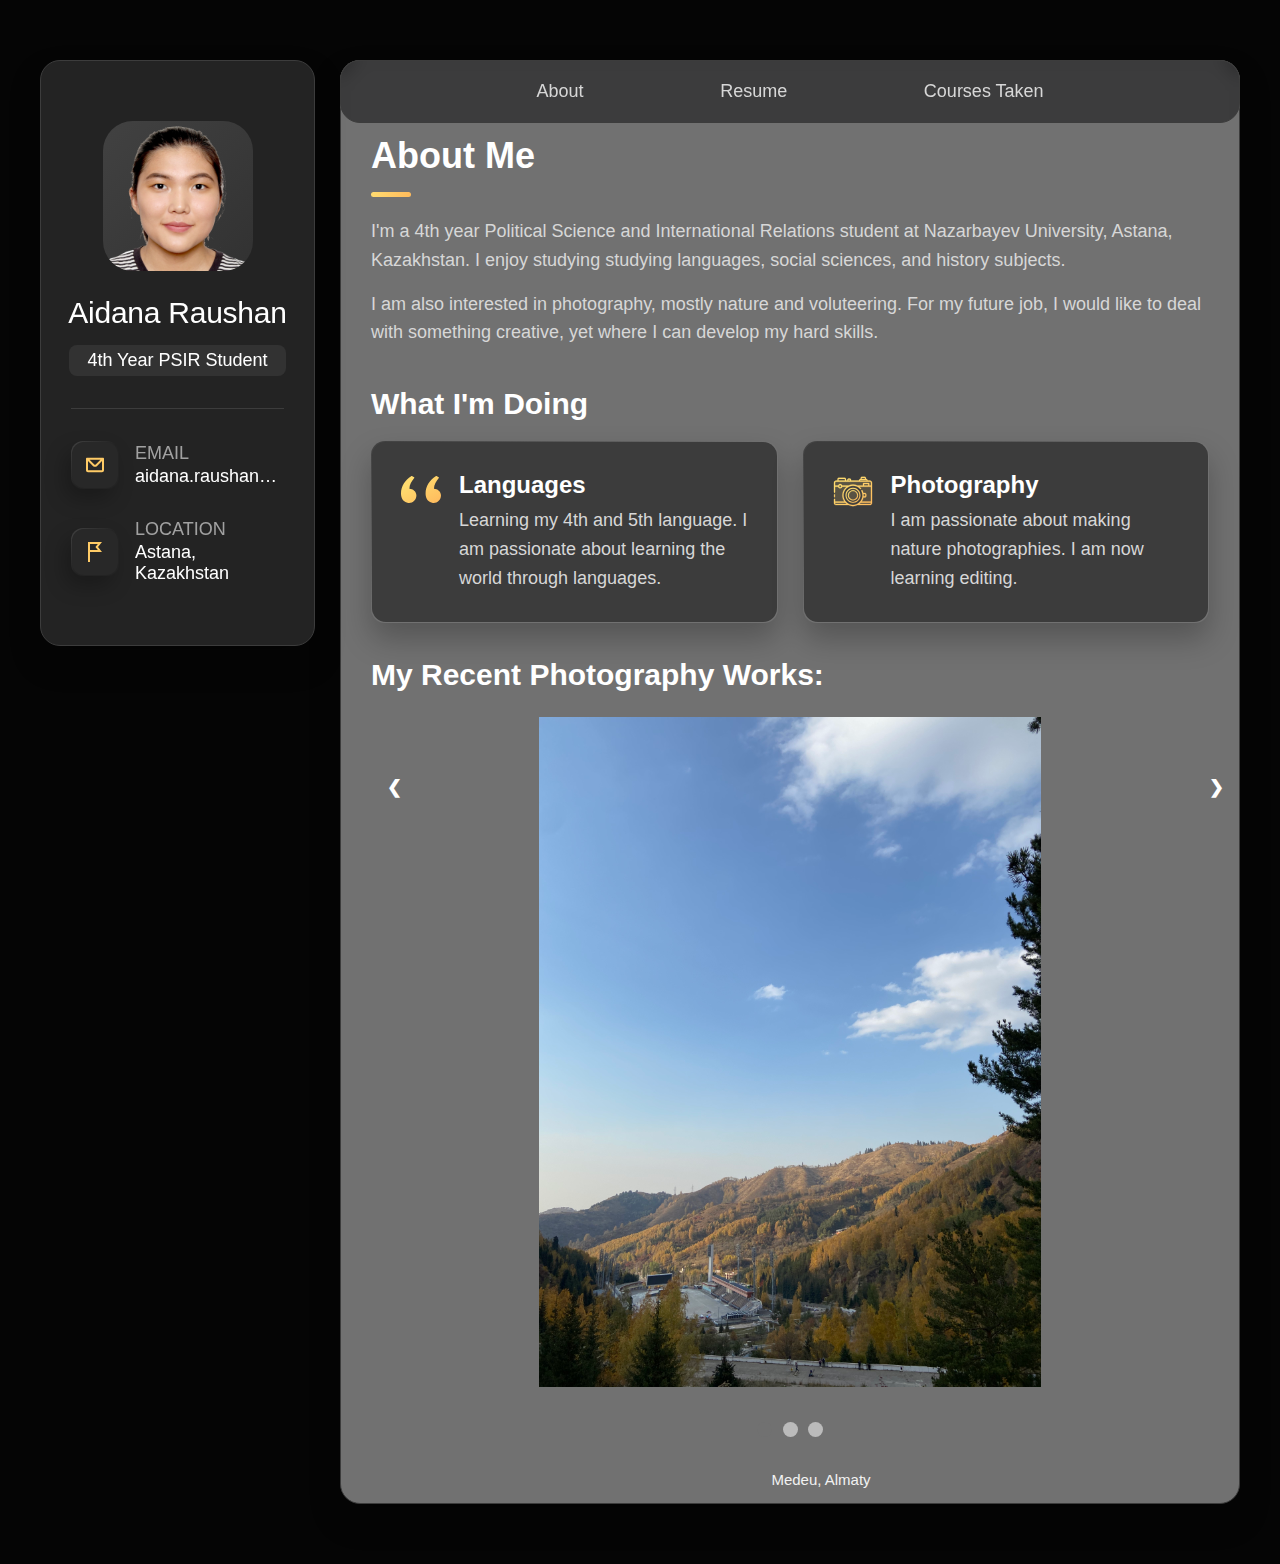
<file: index.html>
<!DOCTYPE html>

<head>
  <meta charset="UTF-8">
  <meta http-equiv="X-UA-Compatible" content="IE=edge">
  <meta name="viewport" content="width=device-width, initial-scale=1.0">

  <title>Aidana Raushan</title>
  <link rel="shortcut icon" href="./images/nu.png" type="image/x-icon">
  <link rel="stylesheet" href="styles.css">
</head>

<body>

  <!--
    - #MAIN
  -->

  <main>

    <!--
      - #SIDEBAR
    -->

    <aside class="sidebar" data-sidebar>

      <div class="sidebar-info">

        <figure class="avatar-box">

            <img src="./images/my-avatar-1.png" alt="Aidana Raushan" width="80">

        </figure>

        <div class="info-content">
          <h1 class="name" title="Aidana Raushan">Aidana Raushan</h1>

          <p class="title">4th Year PSIR Student</p>
        </div>

        <button class="info_more-btn" data-sidebar-btn>
          <span>Show Contacts</span>

          <div class="icon">
            <img src="./images/chevron-down.svg" alt="down">
          </div>

        </button>

      </div>

      <div class="sidebar-info_more">

        <div class="separator"></div>

        <ul class="contacts-list">

          <li class="contact-item">

            <div class="icon-box">
              <div class="icon">
                <img src="./images/mail.svg" alt="mail">
              </div>
            </div>

            <div class="contact-info">
              <p class="contact-title">Email</p>

              <a href="" class="contact-link">aidana.raushan@nu.edu.kz</a>
            </div>

          </li>

          <li class="contact-item">

            <div class="icon-box">
              <div class="icon">
                <img src="./images/flag-alt.svg" alt="flag">
              </div>
            </div>

            <div class="contact-info">
              <p class="contact-title">Location</p>

              <address>Astana, Kazakhstan</address>
            </div>

          </li>

        </ul>

        <div class="separator"></div>
        </ul>
      </div>
    </aside>

    <div class="main-content">

      <nav class="navbar">
      <ul  class="navbar-list">
      <li class="navbar-item">
         <a href="index.html" class="navbar-link" data-nav-link>About</a></li>
       <li class="navbar-item">
         <a href="pages/resume.html" class="navbar-link" data-nav-link>Resume</a></li>
       <li class="navbar-item">
         <a href="pages/courses.html" class="navbar-link" data-nav-link>Courses Taken</a></li>
      </ul>
    </nav>


      <!--
        - #ABOUT
      -->

      <article class="about active" data-page="about">

        <header>
          <h2 class="h2 article-title">About me</h2>
        </header>

        <section class="about-text">
          <p>
            I'm a 4th year Political Sсience and International Relations student
            at Nazarbayev University, Astana, Kazakhstan.
            I enjoy studying studying languages, social sciences, and history subjects.
          </p>

          <p>
            I am also interested in photography, mostly nature and voluteering. For my future job,
            I would like to deal with something creative, yet where I can develop my hard skills.
          </p>
        </section>


        <!--
          - service
        -->

        <section class="service">

          <h3 class="h3 service-title">What i'm doing</h3>
          <ul class="service-list">
          <li class="service-item">

     <div class="service-icon-box">
       <img src="./images/icon-quote.svg" alt="Quote Icon" width="40">
     </div>

     <div class="service-content-box">
       <h4 class="h4 service-item-title">Languages</h4>

       <p class="service-item-text">
         Learning my 4th and 5th language.
         I am passionate about learning the world through languages.
       </p>
     </div>

   </li>

   <li class="service-item">

     <div class="service-icon-box">
       <img src="./images/icon-photo.svg" alt="photography icon" width="40">
     </div>

     <div class="service-content-box">
       <h4 class="h4 service-item-title">Photography</h4>

       <p class="service-item-text">
         I am passionate about making nature photographies.
         I am now learning editing.
       </p>
     </div>

   </li>
    </ul>
        </section>

        <!--
          - testimonials
        -->

        <section class="testimonials">

          <h3 class="h3 testimonials-title">My Recent Photography Works:</h3>

          <div class="slideshow-container">

    <!-- Full-width images with number and caption text -->
    <div class="mySlides fade">
      <img src="./images/IMG_0642.jpeg" class="center" style="width:60%">
      <div class="text">Medeu, Almaty</div>
    </div>

    <div class="mySlides fade">
      <img src="./images/IMG_8555.jpeg" class="center" style="width:60%">
      <div class="text">Sunflowers, Almaty oblast</div>
    </div>

    <div class="mySlides fade">
      <img src="./images/IMG_8652.jpeg" class="center" style="width:60%">
      <div class="text">During rain, Almaty</div>
    </div>

    <!-- Next and previous buttons -->
    <a class="prev" onclick="plusSlides(-1)">&#10094;</a>
    <a class="next" onclick="plusSlides(1)">&#10095;</a>
  </div>
  <br>

  <!-- The dots/circles -->
  <div style="text-align:center">
    <span class="dot" onclick="currentSlide(1)"></span>
    <span class="dot" onclick="currentSlide(2)"></span>
    <span class="dot" onclick="currentSlide(3)"></span>
  </div>

        </section>

      </article>


    </div>

  </main>

  <!--
    - custom js link
  -->
  <script src="main.js"></script>

</body>

</html>
</file>
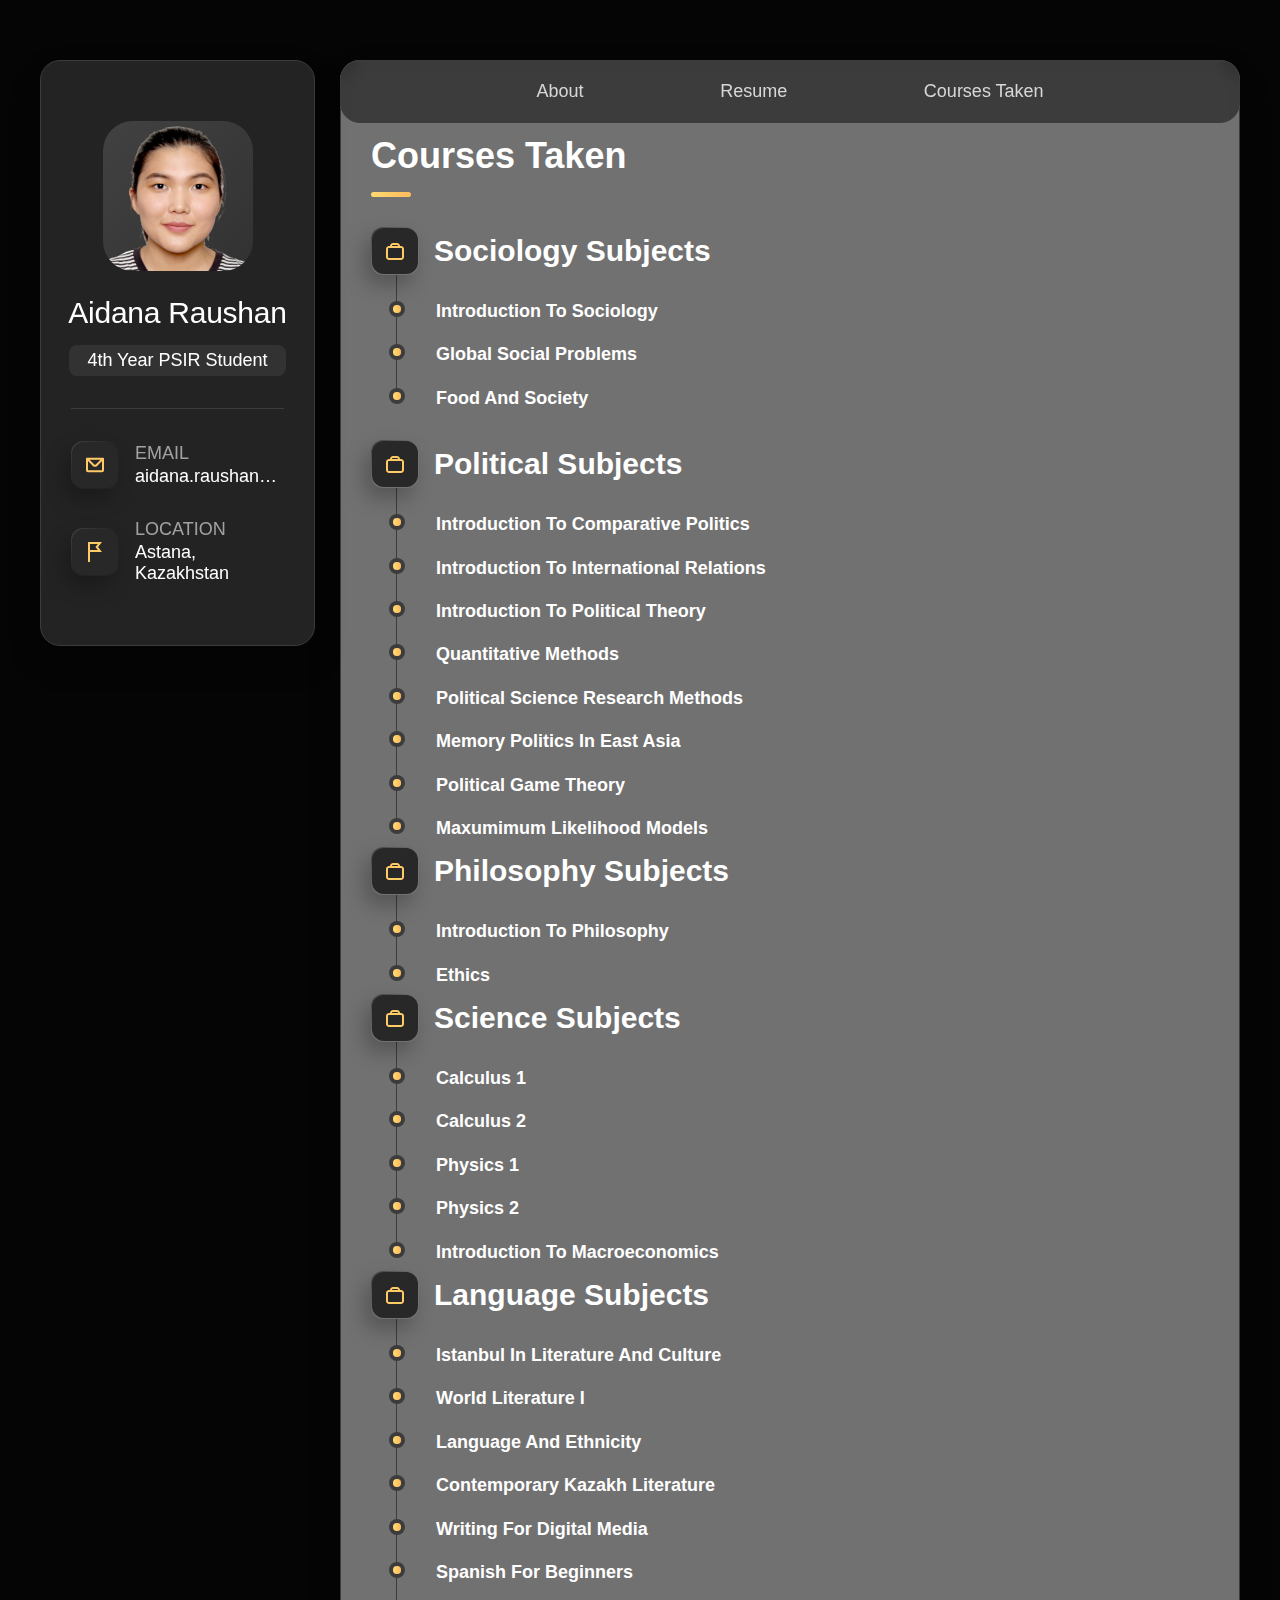
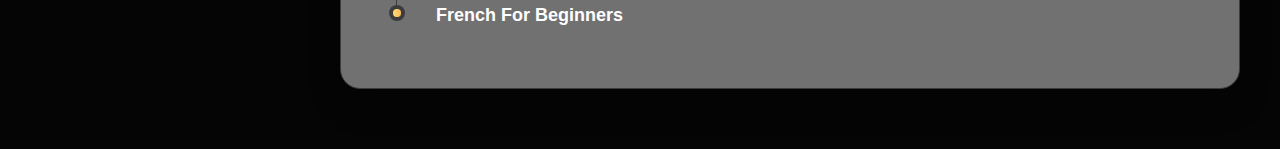
<file: pages/courses.html>
<!DOCTYPE html>

<head>
  <meta charset="UTF-8">
  <meta http-equiv="X-UA-Compatible" content="IE=edge">
  <meta name="viewport" content="width=device-width, initial-scale=1.0">

  <title>Aidana Raushan</title>
  <link rel="shortcut icon" href="./images/nu.png" type="image/x-icon">
  <link rel="stylesheet" href="../styles.css">
</head>

<body>

  <!--
    - #MAIN
  -->

  <main>

    <!--
      - #SIDEBAR
    -->

    <aside class="sidebar" data-sidebar>

      <div class="sidebar-info">

        <figure class="avatar-box">

            <img src="../images/my-avatar-1.png" alt="Aidana Raushan" width="80">

        </figure>

        <div class="info-content">
          <h1 class="name" title="Aidana Raushan">Aidana Raushan</h1>

          <p class="title">4th Year PSIR Student</p>
        </div>

        <button class="info_more-btn" data-sidebar-btn>
          <span>Show Contacts</span>

          <div class="icon">
            <img src="../images/chevron-down.svg" alt="down">
          </div>

        </button>

      </div>

      <div class="sidebar-info_more">

        <div class="separator"></div>

        <ul class="contacts-list">

          <li class="contact-item">

            <div class="icon-box">
              <div class="icon">
                <img src="../images/mail.svg" alt="mail">
              </div>
            </div>

            <div class="contact-info">
              <p class="contact-title">Email</p>

              <a href="" class="contact-link">aidana.raushan@nu.edu.kz</a>
            </div>

          </li>

          <li class="contact-item">

            <div class="icon-box">
              <div class="icon">
                <img src="../images/flag-alt.svg" alt="flag">
              </div>
            </div>

            <div class="contact-info">
              <p class="contact-title">Location</p>

              <address>Astana, Kazakhstan</address>
            </div>

          </li>

        </ul>

        <div class="separator"></div>
        </ul>
      </div>
    </aside>

    <div class="main-content">

      <nav class="navbar">
      <ul  class="navbar-list">
      <li class="navbar-item">
         <a href="../index.html" class="navbar-link" data-nav-link>About</a></li>
       <li class="navbar-item">
         <a href="resume.html" class="navbar-link" data-nav-link>Resume</a></li>
       <li class="navbar-item">
         <a href="pcourses.html" class="navbar-link" data-nav-link>Courses Taken</a></li>
      </ul>
    </nav>

    <article class="courses.html active" data-page="courses">

      <header>
        <h2 class="h2 article-title">Courses Taken</h2>
      </header>

      <section class="timeline">

        <div class="title-wrapper">
          <div class="icon-box">
            <div class="icon">
              <img src="../images/work-alt.svg" alt="book">
            </div>
          </div>

          <h3 class="h3">Sociology Subjects</h3>
        </div>

        <ol class="timeline-list">

          <li class="timeline-item">

            <h4 class="h4 timeline-item-title">Introduction to Sociology</h4>
          </li>

          <li class="timeline-item">

            <h4 class="h4 timeline-item-title">Global Social Problems</h4>

          </li>

          <li class="timeline-item">

            <h4 class="h4 timeline-item-title">Food and Society</h4>
          </li>
        </ol>

      </section>

      <section class="timeline">

        <div class="title-wrapper">
          <div class="icon-box">
            <div class="icon">
              <img src="../images/work-alt.svg" alt="book">
            </div>
          </div>

          <h3 class="h3">Political subjects</h3>
        </div>

        <ol class="timeline-list">

          <li class="timeline-item">

            <h4 class="h4 timeline-item-title">Introduction to Comparative Politics</h4>

          </li>

          <li class="timeline-item">

            <h4 class="h4 timeline-item-title">Introduction to International Relations</h4>
          </li>
          <li class="timeline-item">

            <h4 class="h4 timeline-item-title">Introduction to Political Theory</h4>

          </li>
          <li class="timeline-item">

            <h4 class="h4 timeline-item-title">	Quantitative Methods</h4>
          </li>
          <li class="timeline-item">

            <h4 class="h4 timeline-item-title">	Political Science Research Methods</h4>
          </li>
          <li class="timeline-item">

            <h4 class="h4 timeline-item-title">		Memory Politics in East Asia</h4>
          </li>
          <li class="timeline-item">

            <h4 class="h4 timeline-item-title">	Political Game Theory</h4>
          </li>
          <li class="timeline-item">

            <h4 class="h4 timeline-item-title">	Maxumimum Likelihood Models</h4>
          </li>
        </ol>

  <section class="timeline">
  <div class="title-wrapper">
              <div class="icon-box">
                <div class="icon">
                  <img src="../images/work-alt.svg" alt="book">
                </div>
              </div>

              <h3 class="h3">Philosophy subjects</h3>
            </div>

            <ol class="timeline-list">

              <li class="timeline-item">

                <h4 class="h4 timeline-item-title">Introduction to Philosophy</h4>
              </li>
              <li class="timeline-item">

                <h4 class="h4 timeline-item-title">Ethics</h4>
              </li>

        </ol>
        <section class="timeline">
        <div class="title-wrapper">
                    <div class="icon-box">
                      <div class="icon">
                        <img src="../images/work-alt.svg" alt="book">
                      </div>
                    </div>

                    <h3 class="h3">Science subjects</h3>
                  </div>

                  <ol class="timeline-list">

                    <li class="timeline-item">

                      <h4 class="h4 timeline-item-title">Calculus 1</h4>
                    </li>
                    <li class="timeline-item">

                      <h4 class="h4 timeline-item-title">Calculus 2</h4>
                    </li>
                    <li class="timeline-item">

                      <h4 class="h4 timeline-item-title">Physics 1</h4>
                    </li>
                    <li class="timeline-item">

                      <h4 class="h4 timeline-item-title">Physics 2</h4>

                    </li>
                    <li class="timeline-item">

                      <h4 class="h4 timeline-item-title">Introduction to Macroeconomics</h4>

                    </li>

              </ol>
              <section class="timeline">
              <div class="title-wrapper">
                          <div class="icon-box">
                            <div class="icon">
                              <img src="../images/work-alt.svg" alt="book">
                            </div>
                          </div>

                          <h3 class="h3">Language subjects</h3>
                        </div>

                        <ol class="timeline-list">

                          <li class="timeline-item">

                            <h4 class="h4 timeline-item-title">Istanbul in Literature and Culture</h4>
                          </li>
                          <li class="timeline-item">

                            <h4 class="h4 timeline-item-title">	World Literature I</h4>
                          </li>
                          <li class="timeline-item">

                            <h4 class="h4 timeline-item-title">	Language and ethnicity</h4>
                          </li>
                          <li class="timeline-item">

                            <h4 class="h4 timeline-item-title">Contemporary Kazakh Literature</h4>

                          </li>
                          <li class="timeline-item">

                            <h4 class="h4 timeline-item-title">Writing for Digital Media</h4>

                          </li>
                          <li class="timeline-item">

                            <h4 class="h4 timeline-item-title">Spanish for Beginners</h4>

                          </li>
                          <li class="timeline-item">

                            <h4 class="h4 timeline-item-title">French for Beginners</h4>

                          </li>


                    </ol>


      </section>


    </article>

    </div>

    </main>
    <!--
    - custom js link
    -->
    <script src="../main.js"></script>

    </body>

    </html>
</file>
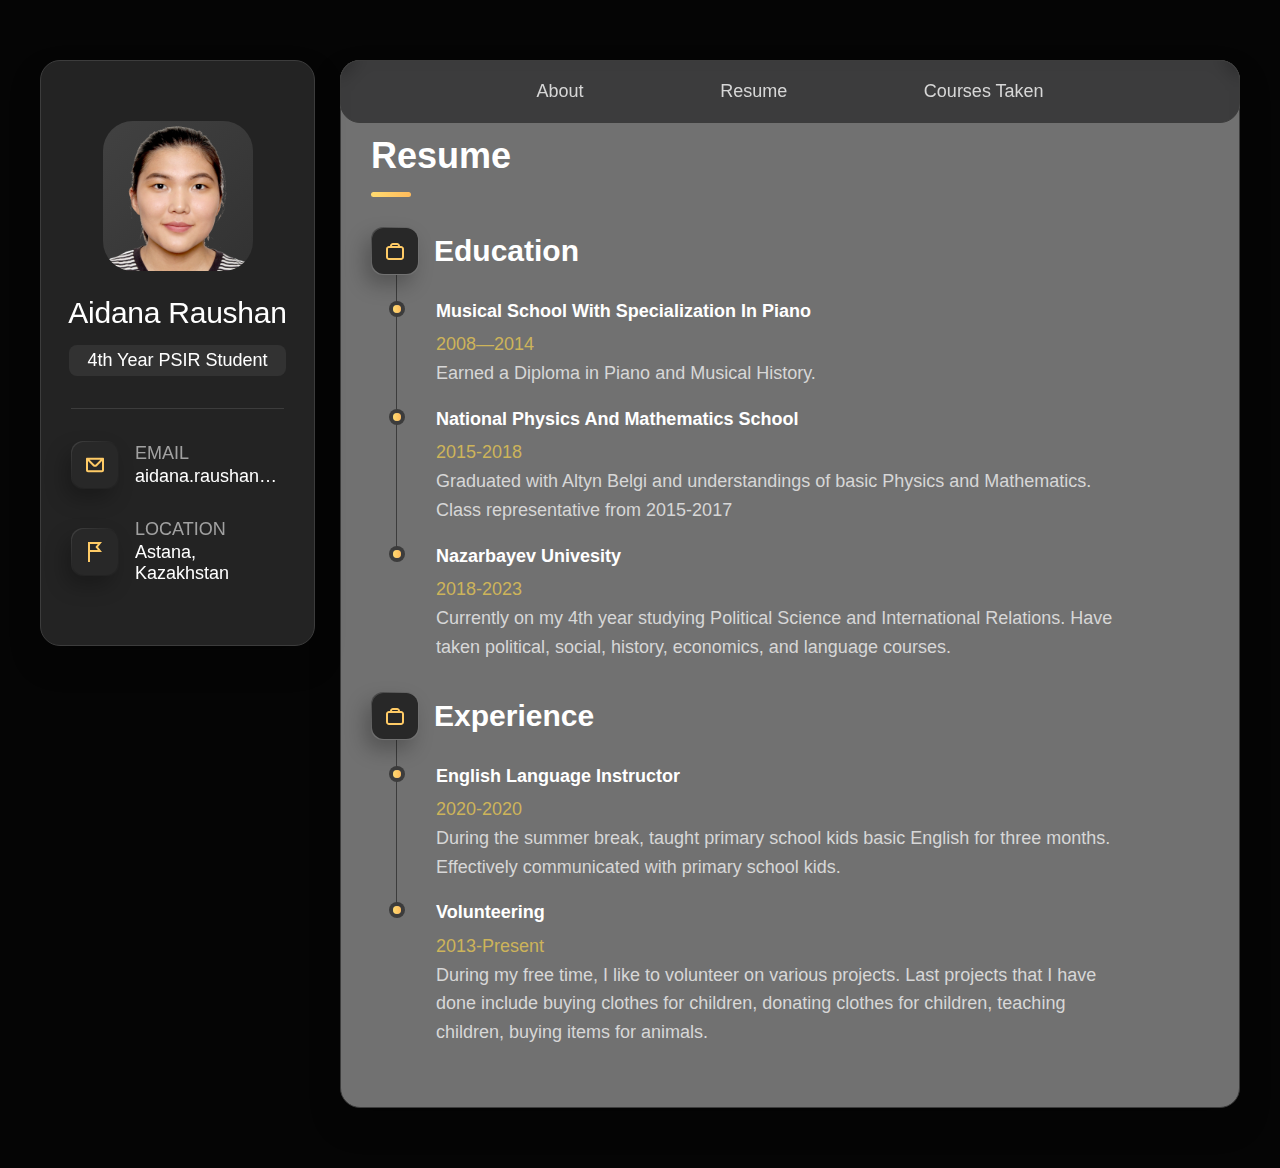
<file: pages/resume.html>
<!DOCTYPE html>

<head>
  <meta charset="UTF-8">
  <meta http-equiv="X-UA-Compatible" content="IE=edge">
  <meta name="viewport" content="width=device-width, initial-scale=1.0">

  <title>Aidana Raushan</title>
  <link rel="shortcut icon" href="./images/nu.png" type="image/x-icon">
  <link rel="stylesheet" href="../styles.css">
</head>

<body>

  <!--
    - #MAIN
  -->

  <main>

    <!--
      - #SIDEBAR
    -->

    <aside class="sidebar" data-sidebar>

      <div class="sidebar-info">

        <figure class="avatar-box">

            <img src="../images/my-avatar-1.png" alt="Aidana Raushan" width="80">

        </figure>

        <div class="info-content">
          <h1 class="name" title="Aidana Raushan">Aidana Raushan</h1>

          <p class="title">4th Year PSIR Student</p>
        </div>

        <button class="info_more-btn" data-sidebar-btn>
          <span>Show Contacts</span>

          <div class="icon">
            <img src="../images/chevron-down.svg" alt="down">
          </div>

        </button>

      </div>

      <div class="sidebar-info_more">

        <div class="separator"></div>

        <ul class="contacts-list">

          <li class="contact-item">

            <div class="icon-box">
              <div class="icon">
                <img src="../images/mail.svg" alt="mail">
              </div>
            </div>

            <div class="contact-info">
              <p class="contact-title">Email</p>

              <a href="" class="contact-link">aidana.raushan@nu.edu.kz</a>
            </div>

          </li>

          <li class="contact-item">

            <div class="icon-box">
              <div class="icon">
                <img src="../images/flag-alt.svg" alt="flag">
              </div>
            </div>

            <div class="contact-info">
              <p class="contact-title">Location</p>

              <address>Astana, Kazakhstan</address>
            </div>

          </li>

        </ul>

        <div class="separator"></div>
        </ul>
      </div>
    </aside>

    <div class="main-content">

      <nav class="navbar">
      <ul  class="navbar-list">
      <li class="navbar-item">
         <a href="../index.html" class="navbar-link" data-nav-link>About</a></li>
       <li class="navbar-item">
         <a href="resume.html" class="navbar-link" data-nav-link>Resume</a></li>
       <li class="navbar-item">
         <a href="courses.html" class="navbar-link" data-nav-link>Courses Taken</a></li>
      </ul>
    </nav>


      <!--
        - #ABOUT
      -->
      <article class="resume active" data-page="resume">

        <header>
          <h2 class="h2 article-title">Resume</h2>
        </header>

        <section class="timeline">

          <div class="title-wrapper">
            <div class="icon-box">
              <div class="icon">
                <img src="../images/work-alt.svg" alt="book">
              </div>
            </div>

            <h3 class="h3">Education</h3>
          </div>

          <ol class="timeline-list">

            <li class="timeline-item">

              <h4 class="h4 timeline-item-title">Musical Sсhool with Specialization in Piano</h4>

              <span>2008—2014</span>

              <p class="timeline-text">
                Earned a Diploma in Piano and Musical History.
              </p>

            </li>

            <li class="timeline-item">

              <h4 class="h4 timeline-item-title">National Physics and Mathematics School</h4>

              <span>2015-2018</span>

              <p class="timeline-text">
              Graduated with Altyn Belgi and understandings of basic Physics and Mathematics.
              Class representative from 2015-2017
              </p>

            </li>

            <li class="timeline-item">

              <h4 class="h4 timeline-item-title">Nazarbayev Univesity</h4>

              <span>2018-2023</span>

              <p class="timeline-text">
                Currently on my 4th year studying Political Science and International Relations.
                Have taken political, social, history, economics, and language courses.

              </p>

            </li>
          </ol>

        </section>

        <section class="timeline">

          <div class="title-wrapper">
            <div class="icon-box">
              <div class="icon">
                <img src="../images/work-alt.svg" alt="book">
              </div>
            </div>

            <h3 class="h3">Experience</h3>
          </div>

          <ol class="timeline-list">

            <li class="timeline-item">

              <h4 class="h4 timeline-item-title">English Language Instructor</h4>

              <span>2020-2020</span>

              <p class="timeline-text">
                During the summer break, taught primary school kids basic English for three months.
                Effectively communicated with primary school kids.
              </p>

            </li>

            <li class="timeline-item">

              <h4 class="h4 timeline-item-title">Volunteering</h4>

              <span>2013-Present </span>

              <p class="timeline-text">
              During my free time, I like to volunteer on various projects.
              Last projects that I have done include buying clothes for children,
              donating clothes for children, teaching children, buying items for animals.
              </p>


          </ol>

        </section>


      </article>

    </div>

    </main>
    <!--
      - custom js link
    -->
    <script src="../main.js"></script>

  </body>

  </html>
</file>
<file: styles.css>
/* initial values */

*, *::before, *::after {
  margin: 0;
  padding: 0;
  box-sizing: border-box;
}

a { text-decoration: none; }

li { list-style: none; }

img, a, button, time, span { display: block; }

button {
  font: inherit;
  background: none;
  border: none;
  text-align: left;
  cursor: pointer;
}

html { font-family: Arial, Helvetica, sans-serif;
font-size: 16px; }

body { background: rgb(5, 5, 5); }

/*-----------------------------------*\
  #REUSED STYLE
\*-----------------------------------*/

.sidebar,
article {
  background: rgb(35, 35, 35);
  border: 1px solid rgb(60, 60, 60);
  border-radius: 20px;
  padding: 15px;
  box-shadow: -6px 10px 20px rgb( 0, 0, 0, 0.25);
  z-index: 1;
}

.separator {
  width: 100%;
  height: 1px;
  background: rgb(60, 60, 60);
  margin: 16px 0;
}

.icon-box {
  position: relative;
  background: linear-gradient(
      to bottom right,
      rgb(65, 65, 65) 0%,
      rgb(65, 65, 65, 0) 50%
    );
  width: 30px;
  height: 30px;
  border-radius: 8px;
  display: flex;
  justify-content: center;
  align-items: center;
  font-size: 16px;
  color: rgb(255, 219, 112);
  box-shadow: -6px 10px 20px rgb( 0, 0, 0, 0.25);
  z-index: 1;
}

.icon-box::before {
  content: "";
  position: absolute;
  inset: 1px;
  background: rgb(40, 40, 40);
  border-radius: inherit;
  z-index: -1;
}

article { display: none; }

article.active {
  display: block;
  animation: 0.5s ease backwards;
}

.h2,
.h3,
.h4,
.h5 {
  color: rgb(255, 255, 255);
  text-transform: capitalize;
}

.h2 { font-size: 1.5rem; }

.h3 { font-size: 1.25rem; }

.h4 { font-size: 1rem; }

.article-title {
  position: relative;
  padding-bottom: 7px;
}

.article-title::after {
  content: "";
  position: absolute;
  bottom: 0;
  left: 0;
  width: 30px;
  height: 3px;
  background: linear-gradient(
      to right,
      rgb(255, 219, 112),
      rgb(255, 187, 92)
    );
  border-radius: 3px;
}

.content-card {
  position: relative;
  background: linear-gradient(
      to bottom right,
      rgb(65, 65, 65) 0%,
      rgb(65, 65, 65, 0) 50%
    );
  padding: 15px;
  padding-top: 45px;
  border-radius: 14px;
  box-shadow: 0 16px 30px rgb( 0, 0, 0, 0.25);
  cursor: pointer;
  z-index: 1;
}

.content-card::before {
  content: "";
  position: absolute;
  inset: 1px;
  background: rgb(60, 60, 60);
  border-radius: inherit;
  z-index: -1;
}


/*-----------------------------------*\
  #MAIN
\*-----------------------------------*/

main {
  margin: 15px 12px;
  margin-bottom: 75px;
  min-width: 259px;
}


/*-----------------------------------*\
  #SIDEBAR
\*-----------------------------------*/

.sidebar {
  margin-bottom: 15px;
  max-height: 112px;
  overflow: hidden;
  transition: 0.25s;
}

.sidebar.active { max-height: 405px; }

.sidebar-info {
  position: relative;
  display: flex;
  justify-content: flex-start;
  align-items: center;
  gap: 15px;
}

.avatar-box {
  background: linear-gradient(
      to bottom right,
      rgb(65, 65, 65) 3%,
      rgb(50, 50, 50) 97%
    );
  border-radius: 20px;
}

.avatar-box img {
  border-radius: 20px;
}

.info-content .name {
  color: rgb(255, 255, 255);
  font-size: 1.25rem;
  font-weight: 500;
  letter-spacing: -0.25px;
  margin-bottom: 10px;
}

.info-content .title {
  color: rgb(255, 255, 255);
  background: rgb(50, 50, 50);
  font-size: 0.75rem;
  font-weight: 300;
  width: max-content;
  padding: 3px 12px;
  border-radius: 8px;
}

.info_more-btn {
  position: absolute;
  right: 0px;
  border-radius: 10px;
  font-size: 13px;
  color: rgb(255, 219, 112);
  background: linear-gradient(
      to bottom right,
      rgb(65, 65, 65) 0%,
      rgb(65, 65, 65, 0) 50%
    );
  padding: 10px;
  box-shadow: 0 16px 30px rgb( 0, 0, 0, 0.25);
  transition: 0.5s;
  z-index: 1;
}

.info_more-btn::before {
  content: "";
  position: absolute;
  inset: 1px;
  border-radius: inherit;
  background: rgb(60, 60, 60);
  transition: 0.5s;
  z-index: -1;
}

.info_more-btn:hover,
.info_more-btn:focus { background: linear-gradient(
      to bottom right,
      rgb(255, 218, 107) 0%,
      rgb(255, 192, 97, 0.1) 50%
    ); }

.info_more-btn:hover::before,
.info_more-btn:focus::before { background: linear-gradient(
      to bottom right,
      rgb(255, 218, 107) 0%,
      rgb(255, 192, 97, 0.1) 50%
    ); }

.info_more-btn span { display: none; }

.sidebar-info_more {
  opacity: 0;
  visibility: hidden;
  transition: 0.25s;
}

.sidebar.active .sidebar-info_more {
  opacity: 1;
  visibility: visible;
}

.contacts-list {
  display: grid;
  grid-template-columns: 1fr;
  gap: 16px;
}

.contact-item {
  min-width: 100%;
  display: flex;
  align-items: center;
  gap: 16px;
}

.contact-info {
  max-width: calc(100% - 46px);
  width: calc(100% - 46px);
}

.contact-title {
  color: rgb(215, 215, 215, 0.7);
  font-size: 0.75rem;
  text-transform: uppercase;
  margin-bottom: 2px;
}

.contact-info :is(.contact-link, time, address) {
  color: rgb(255, 255, 255);
  font-size: 0.75rem;
}

.contact-info address { font-style: normal; }

.social-list {
  display: flex;
  justify-content: flex-start;
  align-items: center;
  gap: 15px;
  padding-bottom: 4px;
  padding-left: 7px;
}

.social-item .social-link {
  color: rgb(215, 215, 215, 0.7);
  font-size: 18px;
}


.social-item .social-link:hover { color: rgb(215, 215, 215); }


/*-----------------------------------*\
  #NAVBAR
\*-----------------------------------*/

.navbar {
  position: fixed;
  bottom: 0;
  left: 0;
  width: 100%;
  background: hsla(240, 1%, 17%, 0.75);
  backdrop-filter: blur(10px);
  border: 1px solid rgb(60, 60, 60);
  border-radius: 12px 12px 0 0;
  box-shadow: 0 16px 30px rgb( 0, 0, 0, 0.25);
  z-index: 5;
}

.navbar-list {
  display: flex;
  flex-wrap: wrap;
  justify-content: center;
  align-items: center;
  padding: 0 10px;
  gap: 20%;
}
.center {
  display: block;
  margin-left: auto;
  margin-right: auto;
  width: 50%;
}

.navbar-link {
  color: rgb(215, 215, 215);
  font-size: 0.75rem;
  padding: 20px 7px;
  transition: color 0.5s;
}

.navbar-link:hover,
.navbar-link:focus { color: rgb(215, 215, 215, 0.7); }

.navbar-link.active { color: rgb(255, 219, 112); }

.navbar a:hover,
.navbar.active,
.navbar .active:focus,
.navbar li:hover>a {
  text-decoration: none;
  color:  #FFD700;
}

.navbar a:hover i,
.navbar .active i,
.navbar .active:focus i,
.navbar li:hover>a i {
  color:  #FFD700;
}

/*-----------------------------------*\
  #ABOUT
\*-----------------------------------*/

.about .article-title { margin-bottom: 15px; }

.about-text {
  color: rgb(215, 215, 215);
  font-size: 0.75rem;
  font-weight: 300;
  line-height: 1.6;
}

.about-text p { margin-bottom: 15px; }



/**
 * #service
 */

.service { margin-bottom: 35px; }

.service-title { margin-bottom: 20px; }

.service-list {
  display: grid;
  grid-template-columns: 1fr;
  gap: 20px;
}

.service-item {
  position: relative;
  background: linear-gradient(
      to bottom right,
      rgb(65, 65, 65) 0%,
      rgb(65, 65, 65, 0) 50%
    );
  padding: 20px;
  border-radius: 14px;
  box-shadow: 0 16px 30px rgb( 0, 0, 0, 0.25);
  z-index: 1;
}

.service-item::before {
  content: "";
  position: absolute;
  inset: 1px;
  background: rgb(60, 60, 60);
  border-radius: inherit;
  z-index: -1;
}

.service-icon-box { margin-bottom: 10px; }

.service-icon-box img { margin: auto; }

.service-content-box { text-align: center; }

.service-item-title { margin-bottom: 7px; }

.service-item-text {
  color: rgb(215, 215, 215);
  font-size: 0.75rem;
  font-weight: 300;
  line-height: 1.6;
}


/**
 * #testimonials
 */

.testimonials { margin-bottom: 30px; }

.testimonials-title { margin-bottom: 20px; }

.testimonials-list {
  display: flex;
  justify-content: flex-start;
  align-items: flex-start;
  gap: 15px;
  margin: 0 -15px;
  padding: 25px 15px;
  padding-bottom: 35px;
  overflow-x: auto;
  scroll-behavior: smooth;
  overscroll-behavior-inline: contain;
  scroll-snap-type: inline mandatory;
}

.testimonials-item {
  min-width: 100%;
  scroll-snap-align: center;
}

.testimonials-avatar-box {
  position: absolute;
  top: 0;
  left: 0;
  transform: translate(15px, -25px);
  background: linear-gradient(
      to bottom right,
      rgb(65, 65, 65) 3%,
      rgb(50, 50, 50) 97%
    );
  border-radius: 14px;
  box-shadow: -6px 10px 20px rgb( 0, 0, 0, 0.25);
}
* {box-sizing:border-box}

/* Slideshow container */
.slideshow-container {
  max-width: 1000px;
  position: relvative;
  margin: auto;
}

/* Hide the images by default */
.mySlides {
  display: none;
}

/* Next & previous buttons */
.prev, .next {
  cursor: pointer;
  position: absolute;
  top: 50%;
  width: auto;
  margin-top: -22px;
  padding: 16px;
  color: white;
  font-weight: bold;
  font-size: 18px;
  transition: 0.6s ease;
  border-radius: 0 3px 3px 0;
  user-select: none;
}

/* Position the "next button" to the right */
.next {
  right: 0;
  border-radius: 3px 0 0 3px;
}

/* On hover, add a black background color with a little bit see-through */
.prev:hover, .next:hover {
  background-color: rgba(0,0,0,0.8);
}

/* Caption text */
.text {
  color: #f2f2f2;
  font-size: 15px;
  padding: 8px 12px;
  position: absolute;
  bottom: 8px;
  width: 100%;
  text-align: center;
}
/* Number text (1/4 etc) */
.numbertext {
  color: #f2f2f2;
  font-size: 12px;
  padding: 8px 12px;
  position: absolute;
  top: 0;
}

/* The dots/bullets/indicators */
.dot {
  cursor: pointer;
  height: 15px;
  width: 15px;
  margin: 0 2px;
  background-color: #bbb;
  border-radius: 50%;
  display: inline-block;
  transition: background-color 0.6s ease;
}

.active, .dot:hover {
  background-color: #717171;
}

/* Fading animation */
.fade {
  animation-name: fade;
  animation-duration: 1.5s;
}

@keyframes fade {
  from {opacity: .4}
  to {opacity: 1}
}
.testimonials-item-title { margin-bottom: 7px; }

.testimonials-text {
  color: rgb(215, 215, 215);
  font-size: 0.75rem;
  font-weight: 300;
  line-height: 1.6;
  display: -webkit-box;
  line-clamp: 4;
  -webkit-line-clamp: 4;
  -webkit-box-orient: vertical;
  overflow: hidden;
}


/*-----------------------------------*\
  #RESUME
\*-----------------------------------*/

.article-title { margin-bottom: 30px; }


/**
 * education and experience
 */

.timeline { margin-bottom: 30px; }

.timeline .title-wrapper {
  display: flex;
  align-items: center;
  gap: 15px;
  margin-bottom: 25px;
}

.timeline-list {
  font-size: 0.75rem;
  margin-left: 45px;
}

.timeline-item { position: relative; }

.timeline-item:not(:last-child) { margin-bottom: 20px; }

.timeline-item-title {
  font-size: 0.75rem;
  line-height: 1.3;
  margin-bottom: 7px;
}

.timeline-list span {
  color: rgb( 205, 180, 90);
  font-weight: 400;
  line-height: 1.6;
}

.timeline-item:not(:last-child)::before {
  content: "";
  position: absolute;
  top: -25px;
  left: -30px;
  width: 1px;
  height: calc(100% + 50px);
  background: rgb(60, 60, 60);
}

.timeline-item::after {
  content: "";
  position: absolute;
  top: 5px;
  left: -33px;
  height: 6px;
  width: 6px;
  background: linear-gradient(
      to right,
      rgb(255, 219, 112),
      rgb(255, 187, 92)
    );
  border-radius: 50%;
  box-shadow: 0 0 0 4px rgb(60, 60, 60);
}

.timeline-text {
  color: rgb(215, 215, 215);
  font-weight: 300;
  line-height: 1.6;
}


/**
 * skills
 */

.skills-title { margin-bottom: 20px; }

.skills-list { padding: 20px; }


.skills-item:not(:last-child) { margin-bottom: 15px; }

.skill .title-wrapper {
  display: flex;
  align-items: center;
  gap: 5px;
  margin-bottom: 8px;
}

.skill .title-wrapper data {
  color: rgb(215, 215, 215);
  font-size: 0.75rem;
  font-weight: 300;
}

.skill-progress-bg {
  background: rgb(60, 60, 60);
  width: 100%;
  height: 8px;
  border-radius: 10px;
}

.skill-progress-fill {
  background: linear-gradient(
      to right,
      rgb(255, 219, 112),
      rgb(255, 187, 92)
    );
  height: 100%;
  border-radius: inherit;
}

/*-----------------------------------*\
  #RESPONSIVE
\*-----------------------------------*/


/**
 * responsive larger than 580px screen
 */

@media (min-width: 580px) {

  /**
   * #REUSED STYLE
   */

  .sidebar, article {
    width: 520px;
    margin-inline: auto;
    padding: 30px;
  }

  .article-title {
    font-weight: 600;
    padding-bottom: 15px;
  }

  .article-title::after {
    width: 40px;
    height: 5px;
  }

  .icon-box {
    width: 48px;
    height: 48px;
    border-radius: 12px;
    font-size: 18px;
  }



  /**
   * #MAIN
   */

  main {
    margin-top: 60px;
    margin-bottom: 100px;
  }



  /**
   * #SIDEBAR
   */

  .sidebar {
    max-height: 180px;
    margin-bottom: 30px;
  }

  .sidebar.active { max-height: 584px; }

  .sidebar-info { gap: 25px; }

  .avatar-box { border-radius: 30px; }

  .avatar-box img {
    border-radius: 30px;
  }

  .avatar-box img { width: 120px; }

  .info-content .name { margin-bottom: 15px; }

  .info-content .title { padding: 5px 18px; }

  .info_more-btn {
    padding: 10px 15px;
  }

  .info_more-btn span {
    display: block;
    font-size: 0.75rem;
  }

  .info_more-btn .icon { display: none; }

  .separator { margin: 32px 0; }

  .contacts-list { gap: 20px; }

  .contact-info {
    max-width: calc(100% - 64px);
    width: calc(100% - 64px);
  }



  /**
   * #NAVBAR
   */

  .navbar { border-radius: 20px 20px 0 0; }

  .navbar-list { gap: 20%; }



  /**
   * #ABOUT
   */

  .about .article-title { margin-bottom: 20px; }

  .about-text { margin-bottom: 40px; }

  /* service */

  .service-item {
    display: flex;
    justify-content: flex-start;
    align-items: flex-start;
    gap: 18px;
    padding: 30px;
  }

  .service-icon-box {
    margin-bottom: 0;
    margin-top: 5px;
  }

  .service-content-box { text-align: left; }

  /* testimonials */

  .testimonials-title { margin-bottom: 25px; }

  .testimonials-list {
    gap: 30px;
    margin: 0 -30px;
    padding: 30px;
    padding-bottom: 35px;
  }

  .content-card {
    padding: 30px;
    padding-top: 25px;
  }

  .testimonials-avatar-box {
    transform: translate(30px, -30px);
    border-radius: 20px;
  }

  .testimonials-avatar-box img { width: 80px; }

  .testimonials-item-title {
    margin-bottom: 10px;
    margin-left: 95px;
  }

  .testimonials-text {
    line-clamp: 2;
    -webkit-line-clamp: 2;
  }

  /**
   * #RESUME
   */

  .timeline-list { margin-left: 65px; }

  .timeline-item:not(:last-child)::before { left: -40px; }

  .timeline-item::after {
    height: 8px;
    width: 8px;
    left: -43px;
  }

  .skills-item:not(:last-child) { margin-bottom: 25px; }

}

/**
 * responsive larger than 768px screen
 */

@media (min-width: 768px) {

  html { font-family: Arial, Helvetica, sans-serif;
    font-size: 18px; }


  /**
   * REUSED STYLE
   */

  .sidebar, article { width: 700px; }

  .has-scrollbar::-webkit-scrollbar-button { width: 100px; }



  /**
   * SIDEBAR
   */

  .contacts-list {
    grid-template-columns: 1fr 1fr;
    gap: 30px 15px;
  }


  /**
   * PORTFOLIO
   */

  .article-title { padding-bottom: 20px; }

  .filter-select-box { display: none; }

  .filter-list {
    display: flex;
    justify-content: flex-start;
    align-items: center;
    gap: 25px;
    padding-left: 5px;
    margin-bottom: 30px;
  }

  .filter-item button {
    color: rgb(215, 215, 215);
    font-size: 0.75rem;
    transition: 0.5s;
  }

  .filter-item button:hover { color: rgb(215, 215, 215, 0.7) }

  .filter-item button.active { color: rgb(255, 219, 112); }
  .filter-item a.active { color: rgb(255, 219, 112); }

}

/**
 * responsive larger than 1024px screen
 */

@media (min-width: 1024px) {

  /**
   * CUSTOM PROPERTY
   */

  html { font-family: Arial, Helvetica, sans-serif;
    font-size: 20px; }



  /**
   * REUSED STYLE
   */

  .sidebar, article {
    width: 950px;
    box-shadow: 0 16px 30px rgb( 0, 0, 0, 0.25);
  }



  /**
   * MAIN
   */

  main { margin-bottom: 60px; }

  .main-content {
    position: relative;
    width: max-content;
    margin: auto;
  }



  /**
   * NAVBAR
   */

  .navbar {
    position: absolute;
    bottom: auto;
    top: 0;
    border-radius: 20px;
    padding: 0 20px;
    box-shadow: none;
  }

  .navbar-list {
    gap: 15%;
    padding: 0 20px;
  }

  .navbar-link { font-weight: 500; }



  /**
   * ABOUT
   */

  /* service */

  .service-list {
    grid-template-columns: 1fr 1fr;
    gap: 20px 25px;
  }

  /* testimonials */

  .testimonials-item { min-width: calc(50% - 15px); }

  /**
   * PORTFOLIO
   */

  .article-title {
    padding-bottom: 20px;
    margin-top: 44px;
  }

}

/**
 * responsive larger than 1250px screen
 */

@media (min-width: 1250px) {

  html { font-family: Arial, Helvetica, sans-serif;
    font-size: 24px; }



  /**
   * REUSED STYLE
   */

  .sidebar, article { width: auto; }

  article { min-height: 100%; }



  /**
   * MAIN
   */

  main {
    max-width: 1200px;
    margin-inline: auto;
    display: flex;
    justify-content: center;
    align-items: stretch;
    gap: 25px;
  }

  .main-content {
    min-width: 75%;
    width: 75%;
    margin: 0;
  }



  /**
   * SIDEBAR
   */

  .sidebar {
    position: sticky;
    top: 60px;
    max-height: max-content;
    height: 100%;
    margin-bottom: 0;
    padding-top: 60px;
    z-index: 1;
  }

  .sidebar-info { flex-direction: column; }

  .avatar-box img { width: 150px; }

  .info-content .name {
    white-space: nowrap;
    text-align: center;
  }

  .info-content .title { margin: auto; }

  .info_more-btn { display: none; }

  .sidebar-info_more {
    opacity: 1;
    visibility: visible;
  }

  .contacts-list { grid-template-columns: 1fr; }

  .contact-info :is(.contact-link) {
    white-space: nowrap;
    overflow: hidden;
    text-overflow: ellipsis;
  }

  .contact-info :is(.contact-link, time, address) {
    font-weight: 300;
  }

  .separator:last-of-type {
    margin: 15px 0;
    opacity: 0;
  }

  .social-list { justify-content: center; }



  /**
	 * RESUME
	 */

  .timeline-text { max-width: 700px; }

}
</file>
